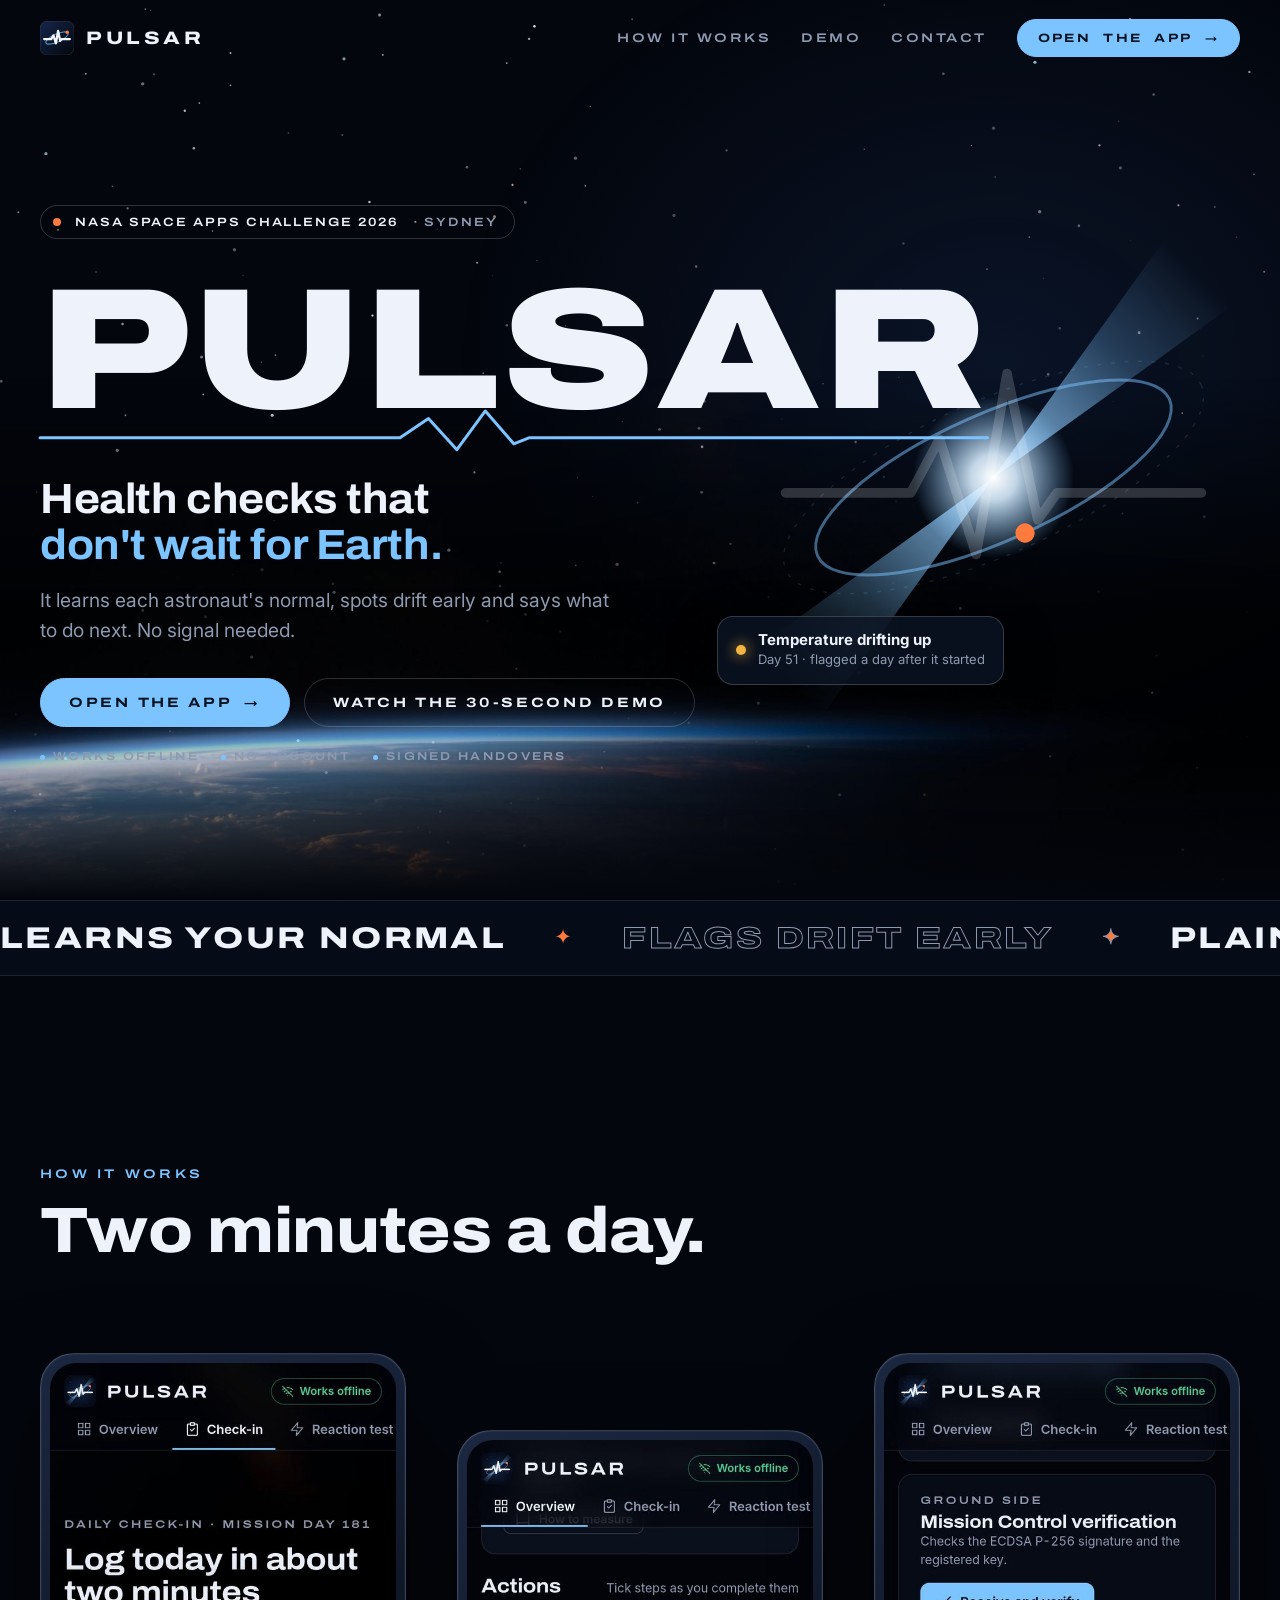
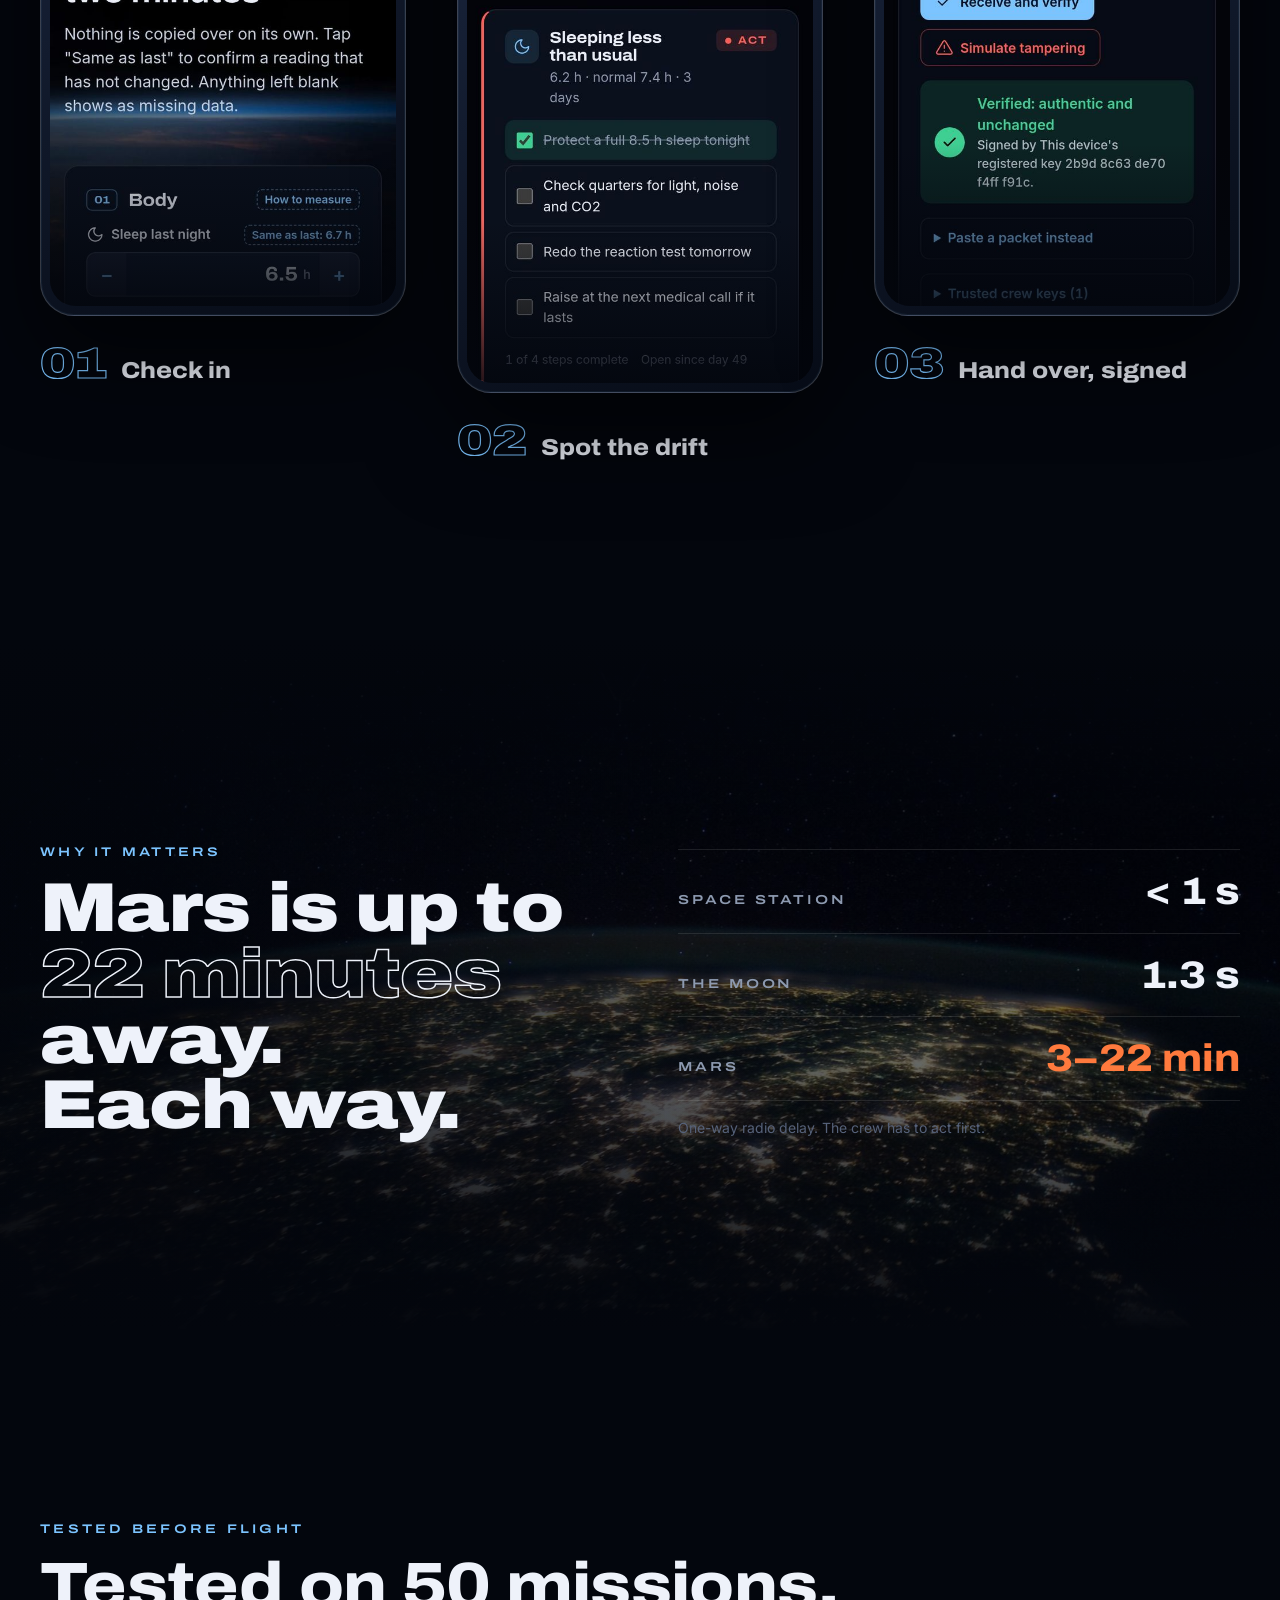
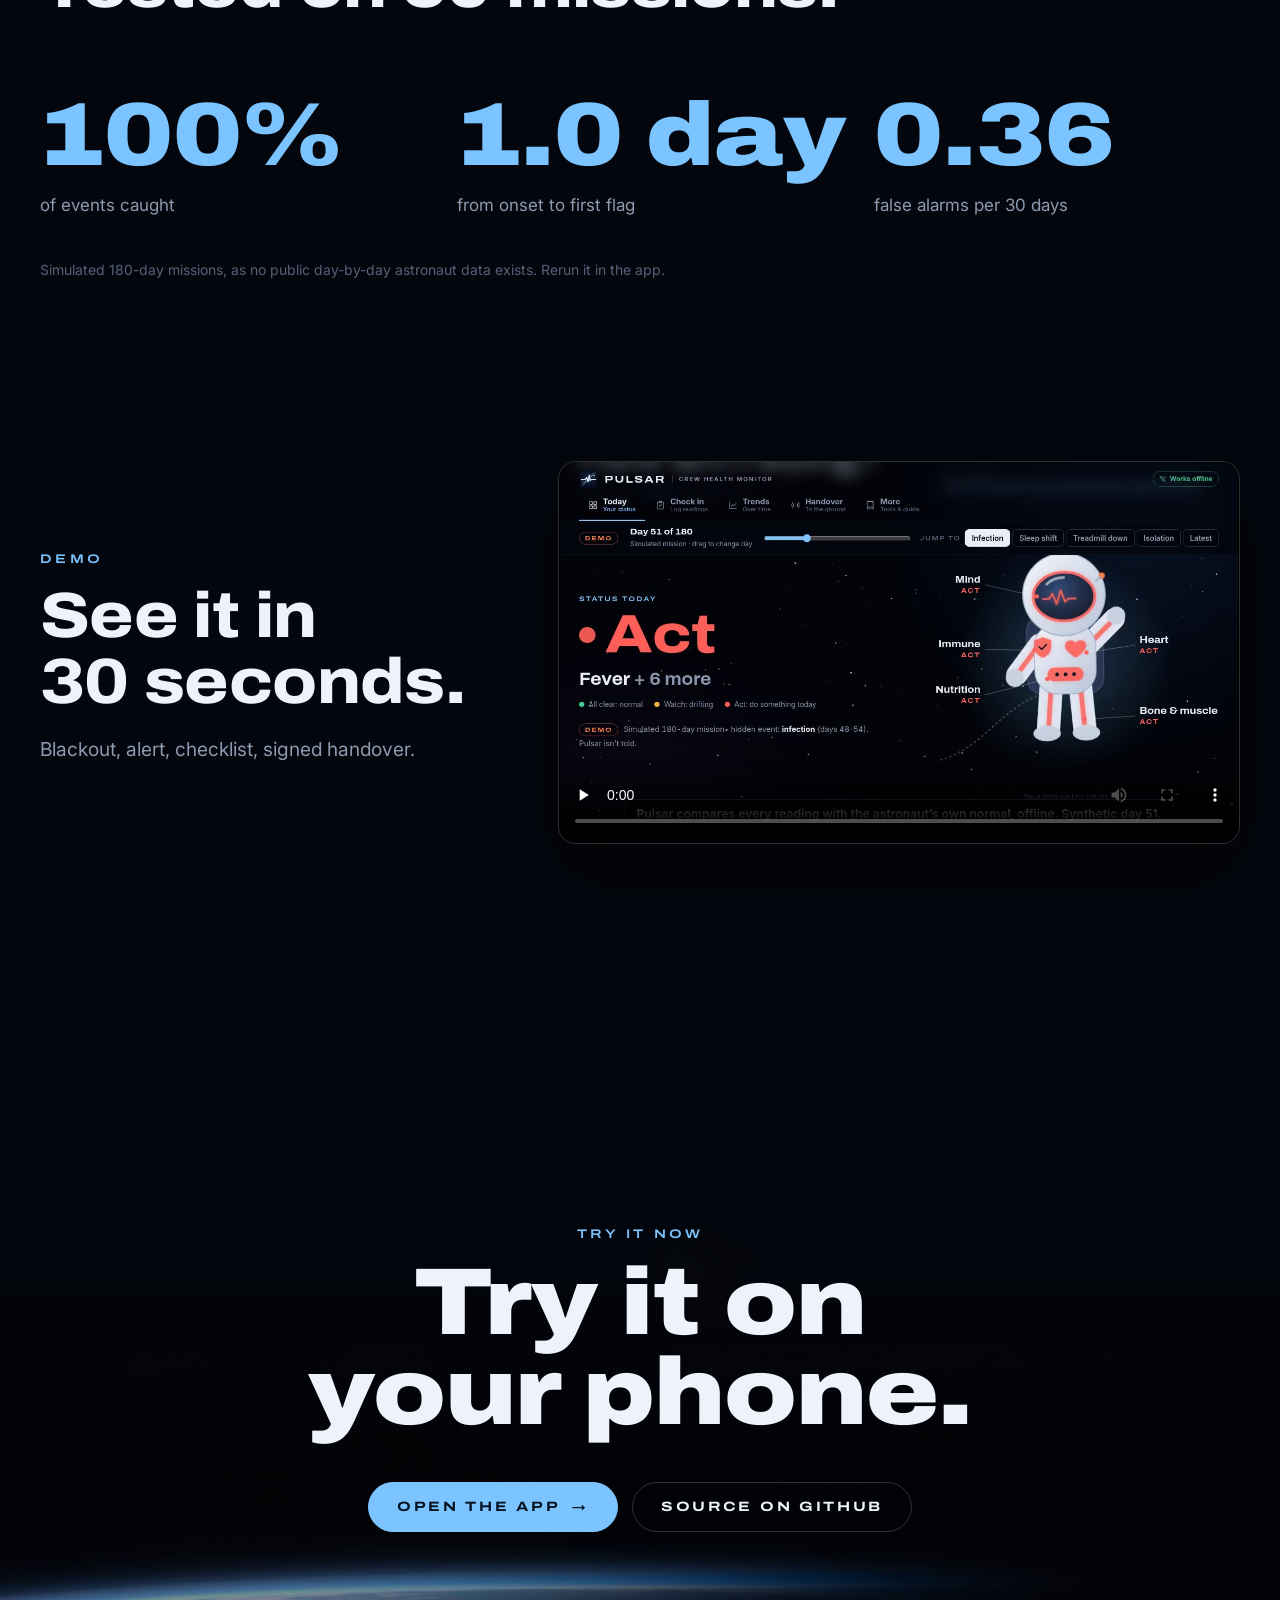
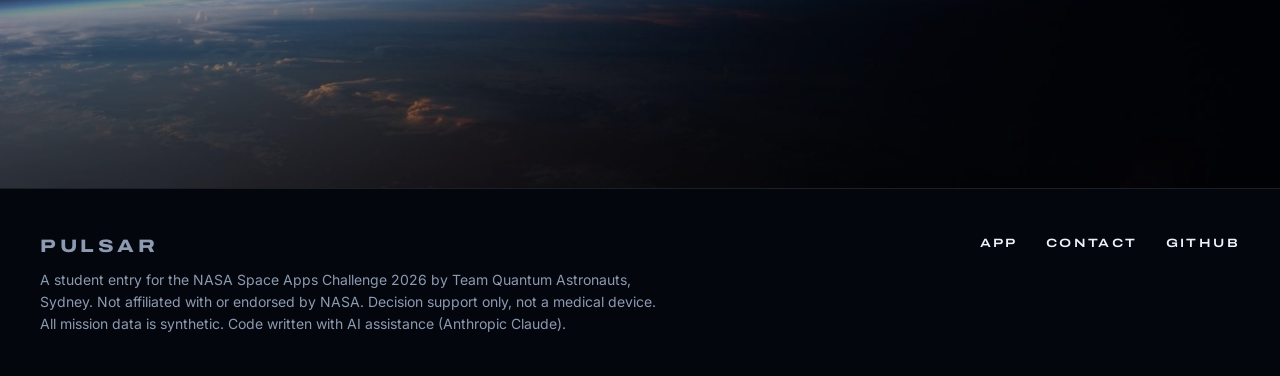
<file: index.html>
<!doctype html>
<html lang="en">
<head>
<meta charset="utf-8">
<meta name="viewport" content="width=device-width,initial-scale=1,viewport-fit=cover">
<title>Pulsar: Crew Health Monitor</title>
<meta name="description" content="Pulsar learns each astronaut's normal, flags health drift early and tells the crew what to do, fully offline. A NASA Space Apps Challenge 2026 entry by Team Quantum Astronauts.">
<meta name="ai-assistance" content="Site code written with AI assistance (Anthropic Claude), directed and reviewed by the team.">
<meta property="og:title" content="Pulsar: Crew Health Monitor">
<meta property="og:description" content="Health checks that don't wait for Earth. NASA Space Apps Challenge 2026.">
<meta property="og:image" content="https://quantum-astronauts.github.io/pulsar/brand/banner.png">
<meta name="theme-color" content="#03060d">
<link rel="icon" href="app/icon.svg">
<link rel="preconnect" href="https://fonts.googleapis.com">
<link rel="preconnect" href="https://fonts.gstatic.com" crossorigin>
<link rel="stylesheet" href="https://fonts.googleapis.com/css2?family=Archivo:wdth,wght@100..125,500..900&family=Inter:wght@400;500;600;700&display=swap">
<link rel="stylesheet" href="assets/site.css">
<script>document.documentElement.classList.add('js');</script>
<script>
// Remove the old worker that used to serve the app at this address, so the homepage always loads fresh.
if ('serviceWorker' in navigator) navigator.serviceWorker.getRegistrations().then(rs => rs.forEach(r => { if (!/\/app\/$/.test(r.scope)) r.unregister(); })).catch(() => {});
</script>
</head>
<body>
<canvas id="sky" aria-hidden="true"></canvas>

<header class="top">
  <div class="wrap">
    <a class="brand" href="./" aria-label="Pulsar home">
      <svg viewBox="0 0 512 512" aria-hidden="true"><defs><linearGradient id="hb-b" x1="0" y1="0" x2="1" y2="1"><stop offset="0" stop-color="#16264a"/><stop offset="1" stop-color="#03060d"/></linearGradient></defs><rect width="512" height="512" rx="112" fill="url(#hb-b)" stroke="rgba(255,255,255,.18)" stroke-width="8"/><ellipse cx="256" cy="256" rx="182" ry="60" transform="rotate(-24 256 256)" fill="none" stroke="#7cc4ff" stroke-opacity=".7" stroke-width="16"/><path d="M62 272H172L202 216L240 336L272 148L304 300L324 272H450" fill="none" stroke="#f4f7fc" stroke-width="34" stroke-linejoin="round" stroke-linecap="round"/><circle cx="410" cy="170" r="26" fill="#ff7a3d"/></svg>
      <b>PULSAR</b>
    </a>
    <nav class="nav" aria-label="Main">
      <a href="#how">How it works</a>
      <a href="#demo">Demo</a>
      <a href="contact/">Contact</a>
      <a class="btn solid" href="app/">Open <span class="long">the </span>app <span class="arr">→</span></a>
    </nav>
  </div>
</header>

<main>
  <section class="hero">
    <div class="horizon" aria-hidden="true"><img src="img/earth-limb.jpg" alt=""></div>
    <div class="wrap">
      <div class="hero-copy">
        <p class="event load"><i aria-hidden="true"></i>NASA Space Apps Challenge 2026 <span>· Sydney</span></p>
        <h1 class="word load" style="--d:.08s">PULSAR<svg class="trace" viewBox="0 0 1000 60" preserveAspectRatio="none" aria-hidden="true"><path d="M0 40H380L410 14L440 56L470 4L500 48L516 40H1000"/></svg></h1>
        <p class="tagline load" style="--d:.18s">Health checks that <em>don't wait for Earth.</em></p>
        <p class="lede load" style="--d:.26s">It learns each astronaut's normal, spots drift early and says what to do next. No signal needed.</p>
        <div class="ctas load" style="--d:.34s">
          <a class="btn solid" href="app/">Open the app <span class="arr">→</span></a>
          <a class="btn ghost" href="#demo">Watch the 30-second demo</a>
        </div>
        <ul class="chips load" style="--d:.42s"><li>Works offline</li><li>No account</li><li>Signed handovers</li></ul>
      </div>

      <div class="orb load" style="--d:.2s" aria-hidden="true">
        <svg viewBox="0 0 512 512">
          <defs>
            <linearGradient id="o-a" x1="256" y1="256" x2="470" y2="42" gradientUnits="userSpaceOnUse"><stop offset="0" stop-color="#9fd4ff" stop-opacity=".9"/><stop offset=".6" stop-color="#7cc4ff" stop-opacity=".25"/><stop offset="1" stop-color="#7cc4ff" stop-opacity="0"/></linearGradient>
            <linearGradient id="o-b" x1="256" y1="256" x2="42" y2="470" gradientUnits="userSpaceOnUse"><stop offset="0" stop-color="#9fd4ff" stop-opacity=".9"/><stop offset=".6" stop-color="#7cc4ff" stop-opacity=".25"/><stop offset="1" stop-color="#7cc4ff" stop-opacity="0"/></linearGradient>
            <radialGradient id="o-c"><stop offset="0" stop-color="#fff"/><stop offset=".28" stop-color="#d9eeff" stop-opacity=".9"/><stop offset="1" stop-color="#7cc4ff" stop-opacity="0"/></radialGradient>
          </defs>
          <g class="beams"><path d="M256 256 L440 0 L512 72 Z" fill="url(#o-a)"/><path d="M256 256 L72 512 L0 440 Z" fill="url(#o-b)"/></g>
          <ellipse id="o-orbit" cx="256" cy="256" rx="200" ry="66" transform="rotate(-24 256 256)" fill="none" stroke="#7cc4ff" stroke-opacity=".5" stroke-width="3"/>
          <ellipse cx="256" cy="256" rx="236" ry="80" transform="rotate(-24 256 256)" fill="none" stroke="#7cc4ff" stroke-opacity=".14" stroke-width="1.5" stroke-dasharray="4 10"/>
          <circle class="halo" cx="256" cy="256" r="84" fill="url(#o-c)"/>
          <path class="trace-line" d="M40 272H170L200 216L238 336L270 148L302 300L322 272H472" fill="none" stroke="#f4f7fc" stroke-opacity=".18" stroke-width="10" stroke-linejoin="round" stroke-linecap="round"/>
          <path class="beat trace-line" d="M40 272H170L200 216L238 336L270 148L302 300L322 272H472" fill="none" stroke="#f4f7fc" stroke-width="10" stroke-linejoin="round" stroke-linecap="round"/>
          <g transform="rotate(-24 256 256)"><circle r="10" fill="#ff7a3d"><animateMotion dur="9s" repeatCount="indefinite" path="M456 256a200 66 0 1 1 -400 0a200 66 0 1 1 400 0"/></circle></g>
        </svg>
        <div class="alert">
          <span class="dot"></span>
          <div><b>Temperature drifting up</b><small>Day 51 · flagged a day after it started</small></div>
        </div>
      </div>
    </div>
  </section>

  <div class="ticker" aria-hidden="true"><div>
    <span>Learns your normal</span><span>Flags drift early</span><span>Plain-language checklists</span><span>Works offline</span><span>Encrypted on device</span><span>Signed handovers</span>
    <span>Learns your normal</span><span>Flags drift early</span><span>Plain-language checklists</span><span>Works offline</span><span>Encrypted on device</span><span>Signed handovers</span>
  </div></div>

  <section class="sec" id="how">
    <div class="wrap">
      <p class="label rise">How it works</p>
      <h2 class="h2 rise">Two minutes a day.</h2>
      <div class="phones">
        <figure class="phone rise"><div class="screen"><img src="media/screen-checkin.jpg" alt="Pulsar daily check-in screen with sleep, heart rate and temperature steppers" loading="lazy" width="600" height="1298"></div><figcaption><span class="n">01</span><b>Check in</b></figcaption></figure>
        <figure class="phone rise" style="--d:.12s"><div class="screen"><img src="media/screen-alert.jpg" alt="A Pulsar alert, Sleeping less than usual, with a checklist of steps" loading="lazy" width="600" height="1298"></div><figcaption><span class="n">02</span><b>Spot the drift</b></figcaption></figure>
        <figure class="phone rise" style="--d:.24s"><div class="screen"><img src="media/screen-handover.jpg" alt="Mission Control verification showing Verified: authentic and unchanged" loading="lazy" width="600" height="1298"></div><figcaption><span class="n">03</span><b>Hand over, signed</b></figcaption></figure>
      </div>
    </div>
  </section>

  <section class="band">
    <img src="img/city-lights.jpg" alt="" data-px=".12">
    <div class="wrap delay">
      <div>
        <p class="label rise">Why it matters</p>
        <p class="big rise">Mars is up to <em>22 minutes</em> away. Each way.</p>
      </div>
      <div class="rise">
        <ul class="legs">
          <li><span>Space station</span><b>&lt; 1 s</b></li>
          <li><span>The Moon</span><b>1.3 s</b></li>
          <li><span>Mars</span><b>3–22 min</b></li>
        </ul>
        <p class="legs-note">One-way radio delay. The crew has to act first.</p>
      </div>
    </div>
  </section>

  <section class="sec">
    <div class="wrap">
      <p class="label rise">Tested before flight</p>
      <h2 class="h2 rise">Tested on 50 missions.</h2>
      <div class="stats">
        <div class="stat rise"><b>100%</b><span>of events caught</span></div>
        <div class="stat rise" style="--d:.1s"><b>1.0 day</b><span>from onset to first flag</span></div>
        <div class="stat rise" style="--d:.2s"><b>0.36</b><span>false alarms per 30 days</span></div>
      </div>
      <p class="fine rise">Simulated 180-day missions, as no public day-by-day astronaut data exists. Rerun it in the app.</p>
    </div>
  </section>

  <section class="sec" id="demo">
    <div class="wrap demo">
      <div>
        <p class="label rise">Demo</p>
        <h2 class="h2 rise">See it in 30 seconds.</h2>
        <p class="lede rise">Blackout, alert, checklist, signed handover.</p>
      </div>
      <video class="rise" src="media/demo.mp4" poster="media/demo-poster.jpg" controls playsinline preload="none" aria-label="Pulsar 30-second demo with burned-in English captions"></video>
    </div>
  </section>

  <section class="end">
    <div class="horizon" aria-hidden="true"><img src="img/earth-limb.jpg" alt="" loading="lazy"></div>
    <div class="wrap">
      <p class="label rise">Try it now</p>
      <p class="big rise">Try it on your phone.</p>
      <div class="ctas rise">
        <a class="btn solid" href="app/">Open the app <span class="arr">→</span></a>
        <a class="btn ghost" href="https://github.com/quantum-astronauts/pulsar">Source on GitHub</a>
      </div>
    </div>
  </section>
</main>

<footer class="foot">
  <div class="wrap">
    <div>
      <a class="brand" href="./"><b>PULSAR</b></a>
      <p>A student entry for the NASA Space Apps Challenge 2026 by Team Quantum Astronauts, Sydney. Not affiliated with or endorsed by NASA. Decision support only, not a medical device. All mission data is synthetic. Code written with AI assistance (Anthropic Claude).</p>
    </div>
    <nav aria-label="Footer">
      <a href="app/">App</a>
      <a href="contact/">Contact</a>
      <a href="https://github.com/quantum-astronauts/pulsar">GitHub</a>
    </nav>
  </div>
</footer>

<script src="assets/site.js"></script>
</body>
</html>
</file>
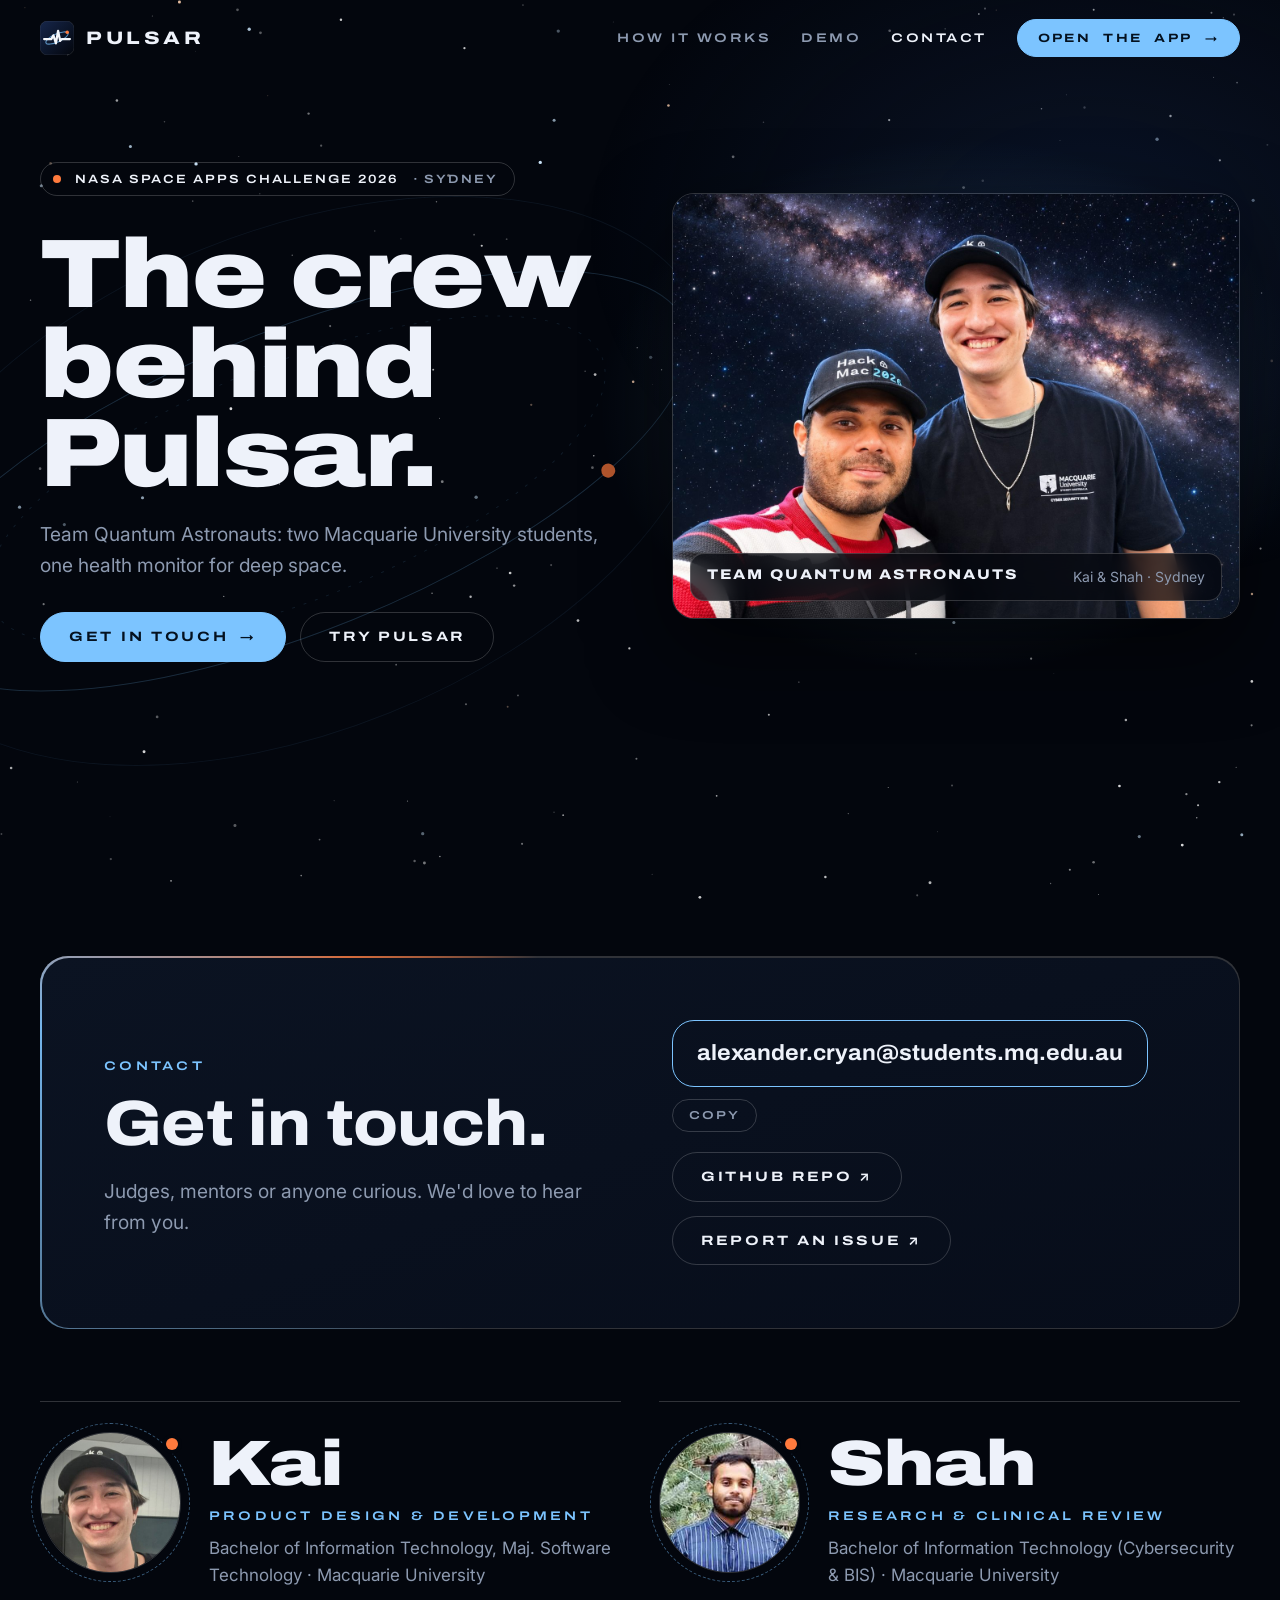
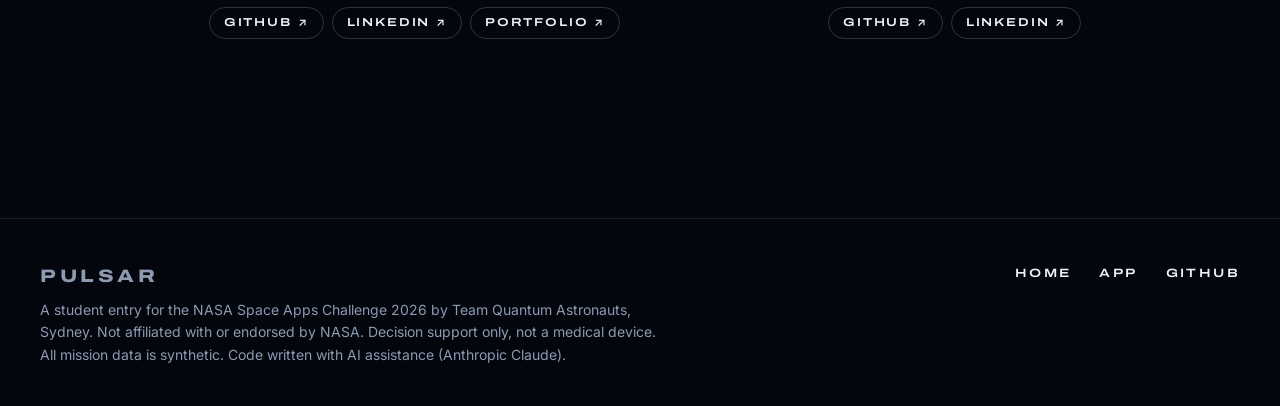
<file: contact/index.html>
<!doctype html>
<html lang="en">
<head>
<meta charset="utf-8">
<meta name="viewport" content="width=device-width,initial-scale=1,viewport-fit=cover">
<title>Contact · Pulsar</title>
<meta name="description" content="Meet Team Quantum Astronauts, the Sydney team behind Pulsar, and get in touch.">
<meta name="ai-assistance" content="Site code written with AI assistance (Anthropic Claude), directed and reviewed by the team.">
<meta property="og:title" content="Contact · Pulsar">
<meta property="og:image" content="https://quantum-astronauts.github.io/pulsar/brand/banner.png">
<meta name="theme-color" content="#03060d">
<link rel="icon" href="../app/icon.svg">
<link rel="preconnect" href="https://fonts.googleapis.com">
<link rel="preconnect" href="https://fonts.gstatic.com" crossorigin>
<link rel="stylesheet" href="https://fonts.googleapis.com/css2?family=Archivo:wdth,wght@100..125,500..900&family=Inter:wght@400;500;600;700&display=swap">
<link rel="stylesheet" href="../assets/site.css">
<script>document.documentElement.classList.add('js');</script>
<script>
// Remove the old worker that used to serve the app at the site root.
if ('serviceWorker' in navigator) navigator.serviceWorker.getRegistrations().then(rs => rs.forEach(r => { if (!/\/app\/$/.test(r.scope)) r.unregister(); })).catch(() => {});
</script>
</head>
<body>
<canvas id="sky" aria-hidden="true"></canvas>

<header class="top">
  <div class="wrap">
    <a class="brand" href="../" aria-label="Pulsar home">
      <svg viewBox="0 0 512 512" aria-hidden="true"><defs><linearGradient id="hb-b" x1="0" y1="0" x2="1" y2="1"><stop offset="0" stop-color="#16264a"/><stop offset="1" stop-color="#03060d"/></linearGradient></defs><rect width="512" height="512" rx="112" fill="url(#hb-b)" stroke="rgba(255,255,255,.18)" stroke-width="8"/><ellipse cx="256" cy="256" rx="182" ry="60" transform="rotate(-24 256 256)" fill="none" stroke="#7cc4ff" stroke-opacity=".7" stroke-width="16"/><path d="M62 272H172L202 216L240 336L272 148L304 300L324 272H450" fill="none" stroke="#f4f7fc" stroke-width="34" stroke-linejoin="round" stroke-linecap="round"/><circle cx="410" cy="170" r="26" fill="#ff7a3d"/></svg>
      <b>PULSAR</b>
    </a>
    <nav class="nav" aria-label="Main">
      <a href="../#how">How it works</a>
      <a href="../#demo">Demo</a>
      <a href="./" aria-current="page">Contact</a>
      <a class="btn solid" href="../app/">Open <span class="long">the </span>app <span class="arr">→</span></a>
    </nav>
  </div>
</header>

<main>
  <section class="page-hero">
    <svg class="rings" viewBox="0 0 900 900" aria-hidden="true">
      <g transform="rotate(-22 450 450)">
        <ellipse class="r1" cx="450" cy="450" rx="420" ry="150"/>
        <ellipse class="r2" cx="450" cy="450" rx="330" ry="118"/>
        <ellipse class="r3" cx="450" cy="450" rx="440" ry="250"/>
        <circle r="7"><animateMotion dur="16s" repeatCount="indefinite" path="M870 450a420 150 0 1 1 -840 0a420 150 0 1 1 840 0"/></circle>
      </g>
    </svg>
    <div class="wrap">
      <div>
        <p class="event load"><i aria-hidden="true"></i>NASA Space Apps Challenge 2026 <span>· Sydney</span></p>
        <h1 class="load" style="--d:.08s">The crew behind Pulsar.</h1>
        <p class="lede load" style="--d:.18s">Team Quantum Astronauts: two Macquarie University students, one health monitor for deep space.</p>
        <div class="ctas load" style="--d:.26s">
          <a class="btn solid" href="#touch">Get in touch <span class="arr">→</span></a>
          <a class="btn ghost" href="../app/">Try Pulsar</a>
        </div>
      </div>
      <figure class="photo load" style="--d:.2s" data-tilt>
        <img src="../media/team.jpg" alt="Kai and Shah of Team Quantum Astronauts, smiling under a starry night sky" width="1400" height="1050">
        <figcaption><b>Team Quantum Astronauts</b><span>Kai &amp; Shah · Sydney</span></figcaption>
      </figure>
    </div>
  </section>

  <section class="sec" id="touch">
    <div class="wrap">
      <div class="touch rise">
        <div>
          <p class="label">Contact</p>
          <h2 class="h2">Get in touch.</h2>
          <p class="lede">Judges, mentors or anyone curious. We'd love to hear from you.</p>
        </div>
        <div>
          <div class="mail">
            <a href="mailto:alexander.cryan@students.mq.edu.au">alexander.cryan@students.mq.edu.au</a>
            <button class="copy" type="button" data-copy="alexander.cryan@students.mq.edu.au">Copy</button>
          </div>
          <div class="ctas">
            <a class="btn ghost" href="https://github.com/quantum-astronauts/pulsar">GitHub repo ↗</a>
            <a class="btn ghost" href="https://github.com/quantum-astronauts/pulsar/issues/new">Report an issue ↗</a>
          </div>
        </div>
      </div>

      <div class="crew">
        <article class="mate rise">
          <div class="face"><img src="../media/kai.jpg" alt="Kai" width="480" height="480" loading="lazy"></div>
          <div>
            <h3>Kai</h3>
            <p class="label role">Product design &amp; development</p>
            <p>Bachelor of Information Technology, Maj. Software Technology · Macquarie University</p>
            <div class="links">
              <a href="https://github.com/KaiCryan">GitHub ↗</a>
              <a href="https://www.linkedin.com/in/kaicryan/">LinkedIn ↗</a>
              <a href="https://kaicryan.dev/">Portfolio ↗</a>
            </div>
          </div>
        </article>
        <article class="mate rise" style="--d:.1s">
          <div class="face"><img src="../media/shah.jpg" alt="Shah" width="400" height="400" loading="lazy"></div>
          <div>
            <h3>Shah</h3>
            <p class="label role">Research &amp; clinical review</p>
            <p>Bachelor of Information Technology (Cybersecurity &amp; BIS) · Macquarie University</p>
            <div class="links">
              <a href="https://github.com/shahnoormostafa-coder">GitHub ↗</a>
              <a href="https://www.linkedin.com/in/shah-noor-mostafa-bhuiyan-a42b8134a/">LinkedIn ↗</a>
            </div>
          </div>
        </article>
      </div>
    </div>
  </section>
</main>

<footer class="foot">
  <div class="wrap">
    <div>
      <a class="brand" href="../"><b>PULSAR</b></a>
      <p>A student entry for the NASA Space Apps Challenge 2026 by Team Quantum Astronauts, Sydney. Not affiliated with or endorsed by NASA. Decision support only, not a medical device. All mission data is synthetic. Code written with AI assistance (Anthropic Claude).</p>
    </div>
    <nav aria-label="Footer">
      <a href="../">Home</a>
      <a href="../app/">App</a>
      <a href="https://github.com/quantum-astronauts/pulsar">GitHub</a>
    </nav>
  </div>
</footer>

<script src="../assets/site.js"></script>
</body>
</html>
</file>
<file: assets/site.css>
/* Pulsar site: landing and contact pages. The app itself lives in /app/. */
:root {
  --void: #03060d;
  --deep: #070d1a;
  --panel: #0b1322;
  --ink: #eef2fa;
  --muted: #8d9ab0;
  --faint: #56627a;
  --line: rgba(255, 255, 255, .1);
  --line-2: rgba(255, 255, 255, .18);
  --accent: #7cc4ff;
  --accent-ink: #04111f;
  --signal: #ff7a3d;
  --display: "Archivo", "Inter", system-ui, sans-serif;
  --body: "Inter", system-ui, sans-serif;
  --wrap: 1240px;
  --gut: max(20px, env(safe-area-inset-left, 0px));
  color-scheme: dark;
}
* { box-sizing: border-box; }
html { scroll-behavior: smooth; }
body { margin: 0; background: var(--void); color: var(--ink); font: 400 17px/1.6 var(--body); -webkit-font-smoothing: antialiased; overflow-x: hidden; }
img, video, svg { max-width: 100%; display: block; }
a { color: inherit; }
::selection { background: var(--accent); color: var(--accent-ink); }
:focus-visible { outline: 2px solid var(--accent); outline-offset: 3px; }
.wrap { max-width: var(--wrap); margin: 0 auto; padding-left: var(--gut); padding-right: max(20px, env(safe-area-inset-right, 0px)); }

/* ---------- type ---------- */
.label { font: 600 12.5px/1 var(--display); font-stretch: 125%; letter-spacing: .26em; text-transform: uppercase; color: var(--accent); }
.h2 { font: 800 clamp(34px, 5vw, 64px)/1.02 var(--display); font-stretch: 112%; letter-spacing: -.01em; margin: 18px 0 0; text-wrap: balance; }
.lede { color: var(--muted); font-size: clamp(17px, 1.5vw, 20px); max-width: 34em; margin: 20px 0 0; }

/* ---------- buttons ---------- */
.btn { white-space: nowrap; display: inline-flex; align-items: center; gap: 12px; padding: 17px 28px; border: 1px solid var(--accent); border-radius: 999px; font: 700 13.5px/1 var(--display); font-stretch: 125%; letter-spacing: .2em; text-transform: uppercase; text-decoration: none; color: var(--accent); background: transparent; cursor: pointer; transition: background .25s, color .25s, transform .25s; }
.btn:hover { background: var(--accent); color: var(--accent-ink); }
.btn.solid { background: var(--accent); color: var(--accent-ink); }
.btn.solid:hover { background: var(--ink); border-color: var(--ink); }
.btn.ghost { border-color: var(--line-2); color: var(--ink); }
.btn.ghost:hover { border-color: var(--ink); background: var(--ink); color: var(--void); }
.btn .arr { transition: transform .25s; }
.btn:hover .arr { transform: translateX(4px); }

/* ---------- header ---------- */
.top { position: fixed; inset: 0 0 auto; z-index: 20; padding-top: env(safe-area-inset-top, 0px); transition: background .3s, border-color .3s; border-bottom: 1px solid transparent; }
.top.solid { background: rgba(3, 6, 13, .82); backdrop-filter: blur(14px); -webkit-backdrop-filter: blur(14px); border-color: var(--line); }
.top .wrap { display: flex; align-items: center; justify-content: space-between; gap: 20px; height: 76px; }
.brand { display: flex; align-items: center; gap: 12px; text-decoration: none; }
.brand svg { width: 34px; height: 34px; }
.brand b { font: 800 18px/1 var(--display); font-stretch: 125%; letter-spacing: .2em; }
.nav { display: flex; align-items: center; gap: 30px; }
.nav a:not(.btn) { font: 600 12.5px/1 var(--display); font-stretch: 125%; letter-spacing: .2em; text-transform: uppercase; text-decoration: none; color: var(--muted); transition: color .2s; }
.nav a:not(.btn):hover, .nav a[aria-current] { color: var(--ink); }
.nav .btn { padding: 12px 20px; font-size: 12px; }
@media (max-width: 760px) { .nav a:not(.btn) { display: none; } .nav .btn { padding: 11px 16px; letter-spacing: .14em; } .nav .btn .long { display: none; } }

/* ---------- hero ---------- */
#sky { position: fixed; inset: 0; width: 100%; height: 100%; z-index: -1; pointer-events: none; }
.hero { position: relative; isolation: isolate; min-height: 100svh; display: flex; align-items: center; padding: 112px 0 56px; overflow: hidden;
  background: radial-gradient(70% 80% at 78% 40%, rgba(18, 34, 66, .5) 0, transparent 60%); }
.horizon { position: absolute; left: 0; right: 0; bottom: 0; height: 58%; z-index: -1; pointer-events: none; overflow: hidden;
  -webkit-mask-image: linear-gradient(to bottom, transparent 0, #000 45%); mask-image: linear-gradient(to bottom, transparent 0, #000 45%); }
.horizon img { width: 100%; height: 100%; object-fit: cover; object-position: 50% 24%; opacity: .75; animation: drift 40s ease-in-out infinite alternate; }
.hero::after { content: ""; position: absolute; inset: auto 0 0; height: 140px; background: linear-gradient(to bottom, transparent, var(--void)); z-index: -1; }
.hero .wrap { position: relative; display: grid; grid-template-columns: minmax(0, 1.15fr) minmax(0, .85fr); gap: 40px; align-items: center; width: 100%; }
.hero-copy { min-width: 0; }
.event { display: inline-flex; align-items: center; flex-wrap: wrap; gap: 10px 14px; padding: 9px 16px 9px 12px; border: 1px solid var(--line-2); border-radius: 999px; font: 600 12px/1.2 var(--display); font-stretch: 118%; letter-spacing: .16em; text-transform: uppercase; color: var(--ink); }
.event i { width: 8px; height: 8px; border-radius: 50%; background: var(--signal); box-shadow: 0 0 0 0 rgba(255, 122, 61, .6); animation: ping 2.4s infinite; }
.event span { color: var(--muted); }
.word { position: relative; z-index: 1; width: fit-content; margin: 26px 0 0; font: 900 clamp(50px, 16vw, 172px)/.86 var(--display); font-stretch: 125%; letter-spacing: .015em; }
.word .trace { position: absolute; left: 0; bottom: -.16em; height: .26em; width: 100%; overflow: visible; }
.word .trace path { stroke: var(--accent); stroke-width: 3; fill: none; stroke-linecap: round; stroke-linejoin: round; stroke-dasharray: 1600; stroke-dashoffset: 1600; animation: draw 2.6s .5s cubic-bezier(.6, .1, .2, 1) forwards; vector-effect: non-scaling-stroke; }
.tagline { margin: 52px 0 0; font: 700 clamp(26px, 3.3vw, 46px)/1.08 var(--display); font-stretch: 105%; letter-spacing: -.01em; max-width: 15em; text-wrap: balance; }
.tagline em { font-style: normal; color: var(--accent); }
.hero .lede { margin-top: 16px; max-width: 30em; }
.ctas { display: flex; flex-wrap: wrap; gap: 14px; margin-top: 32px; }
.chips { display: flex; flex-wrap: wrap; gap: 8px 22px; margin: 24px 0 0; padding: 0; list-style: none; font: 600 11.5px/1 var(--display); font-stretch: 118%; letter-spacing: .2em; text-transform: uppercase; color: var(--muted); }
.chips li { display: flex; align-items: center; gap: 8px; }
.chips li::before { content: ""; width: 5px; height: 5px; border-radius: 50%; background: var(--accent); }

/* animated pulsar */
.orb { position: relative; min-width: 0; justify-self: center; width: min(100%, 520px); aspect-ratio: 1; }
.orb svg { width: 100%; height: 100%; overflow: visible; }
.orb .beams { transform-origin: 256px 256px; animation: spin 14s linear infinite; }
.orb .halo { transform-origin: 256px 256px; animation: halo 3.2s ease-in-out infinite; }
.orb .beat { stroke-dasharray: 900; stroke-dashoffset: 900; animation: beat 3.2s cubic-bezier(.5, 0, .3, 1) infinite; }
.alert { position: absolute; left: -6%; bottom: 8%; display: flex; gap: 12px; align-items: center; padding: 14px 18px; border-radius: 16px; background: rgba(11, 19, 34, .86); border: 1px solid var(--line-2); backdrop-filter: blur(10px); -webkit-backdrop-filter: blur(10px); box-shadow: 0 20px 50px rgba(0, 0, 0, .45); animation: float 6s ease-in-out infinite; max-width: 92%; }
.alert .dot { width: 10px; height: 10px; border-radius: 50%; background: #f3b53f; flex: none; box-shadow: 0 0 14px #f3b53f; }
.alert b { display: block; font: 700 15px/1.25 var(--body); }
.alert small { display: block; color: var(--muted); font-size: 13px; }
@media (max-width: 900px) {
  .hero { align-items: flex-start; padding-top: 104px; }
  .hero .wrap { grid-template-columns: 1fr; }
  .orb { position: absolute; top: -30px; right: -120px; width: 340px; opacity: .55; z-index: -1; }
  .orb .trace-line { display: none; }
  .horizon { height: 40%; }
  .alert { display: none; }
  .tagline { margin-top: 44px; }
}

/* ---------- ticker ---------- */
.ticker { border-block: 1px solid var(--line); overflow: hidden; padding: 22px 0; background: rgba(7, 13, 26, .85); backdrop-filter: blur(6px); -webkit-backdrop-filter: blur(6px); }
.ticker div { display: flex; width: max-content; animation: flow 38s linear infinite; }
.ticker span { font: 800 clamp(20px, 2.4vw, 30px)/1 var(--display); font-stretch: 125%; letter-spacing: .08em; text-transform: uppercase; white-space: nowrap; padding-right: 48px; color: var(--ink); }
.ticker span::after { content: "✦"; color: var(--signal); margin-left: 48px; font-size: .7em; vertical-align: .2em; }
.ticker span:nth-child(even) { color: transparent; -webkit-text-stroke: 1px var(--muted); }

/* ---------- sections ---------- */
.sec { padding: clamp(96px, 14vw, 180px) 0; }
.sec + .sec { padding-top: 0; }
.phones { display: grid; grid-template-columns: repeat(3, minmax(0, 1fr)); gap: clamp(20px, 4vw, 64px); margin-top: clamp(56px, 7vw, 96px); align-items: start; }
.phone { margin: 0; }
.phone:nth-child(2) { margin-top: clamp(0px, 6vw, 80px); }
.phone .screen { position: relative; aspect-ratio: 390 / 600; border-radius: 34px; padding: 9px; background: linear-gradient(160deg, #1b2740, #070c17); border: 1px solid var(--line-2); box-shadow: 0 40px 90px rgba(0, 0, 0, .6), 0 0 0 1px rgba(124, 196, 255, .06) inset; animation: float 7s ease-in-out infinite; transition: transform .3s; }
.phone:nth-child(2) .screen { animation-delay: -2.3s; }
.phone:nth-child(3) .screen { animation-delay: -4.6s; }
.phone .screen img { width: 100%; height: 100%; object-fit: cover; object-position: top; border-radius: 26px; }
.phone .screen::after { content: ""; position: absolute; inset: 9px; border-radius: 26px; background: linear-gradient(to bottom, transparent 70%, rgba(3, 6, 13, .85)); pointer-events: none; }
.phone figcaption { display: flex; align-items: baseline; gap: 14px; margin-top: 26px; }
.phone .n { font: 900 clamp(34px, 3.4vw, 48px)/1 var(--display); font-stretch: 125%; color: transparent; -webkit-text-stroke: 1.2px var(--accent); }
.phone b { font: 800 clamp(18px, 1.8vw, 24px)/1.15 var(--display); font-stretch: 112%; }
@media (max-width: 800px) {
  .phones { grid-template-columns: none; grid-auto-flow: column; grid-auto-columns: 72%; overflow-x: auto; scroll-snap-type: x mandatory; padding-bottom: 20px; margin-right: calc(-1 * max(20px, env(safe-area-inset-right, 0px))); padding-right: 20px; }
  .phone { scroll-snap-align: start; }
  .phone:nth-child(2) { margin-top: 0; }
}

/* full-bleed photo band */
.band { position: relative; overflow: hidden; isolation: isolate; padding: clamp(110px, 15vw, 200px) 0; }
.band > img { position: absolute; inset: -10% 0; width: 100%; height: 120%; object-fit: cover; z-index: -2; opacity: .8; will-change: transform; }
.band::before { content: ""; position: absolute; inset: 0; z-index: -1; background: linear-gradient(to bottom, var(--void), rgba(3, 6, 13, .35) 30%, rgba(3, 6, 13, .55) 70%, var(--void)), linear-gradient(to right, rgba(3, 6, 13, .8), transparent 70%); }
.delay { display: grid; grid-template-columns: minmax(0, 1fr) minmax(0, 1fr); gap: clamp(40px, 6vw, 96px); align-items: end; }
.big { font: 900 clamp(46px, 7.4vw, 108px)/.95 var(--display); font-stretch: 118%; letter-spacing: -.01em; margin: 18px 0 0; text-wrap: balance; }
.big em { font-style: normal; color: transparent; -webkit-text-stroke: 1.5px var(--ink); }
.legs { list-style: none; margin: 0; padding: 0; }
.legs li { display: grid; grid-template-columns: 1fr auto; align-items: baseline; gap: 16px; padding: 22px 0; border-bottom: 1px solid var(--line); }
.legs li:first-child { border-top: 1px solid var(--line); }
.legs span { font: 600 13px/1 var(--display); font-stretch: 125%; letter-spacing: .22em; text-transform: uppercase; color: var(--muted); }
.legs b { font: 800 clamp(26px, 3vw, 40px)/1 var(--display); font-stretch: 112%; }
.legs li:last-child b { color: var(--signal); }
.legs-note { color: var(--faint); font-size: 14px; margin: 16px 0 0; }
.delay .big { font-size: clamp(42px, 5.4vw, 80px); }
@media (max-width: 800px) { .delay { grid-template-columns: 1fr; } }

.stats { display: grid; grid-template-columns: repeat(3, minmax(0, 1fr)); gap: clamp(28px, 4vw, 64px); margin-top: clamp(48px, 6vw, 80px); }
.stat b { display: block; white-space: nowrap; font: 900 clamp(56px, 7vw, 100px)/.9 var(--display); font-stretch: 118%; color: var(--accent); }
.stat span { display: block; margin-top: 16px; color: var(--muted); max-width: 18em; }
.fine { color: var(--faint); font-size: 14px; margin: 40px 0 0; max-width: 46em; }
@media (max-width: 800px) { .stats { grid-template-columns: 1fr; } }

.demo { display: grid; grid-template-columns: minmax(0, .8fr) minmax(0, 1.2fr); gap: clamp(32px, 5vw, 72px); align-items: center; }
.demo video { width: 100%; aspect-ratio: 16 / 9; border-radius: 18px; border: 1px solid var(--line-2); background: #000; box-shadow: 0 30px 80px rgba(0, 0, 0, .5); }
@media (max-width: 900px) { .demo { grid-template-columns: 1fr; } }

.end { position: relative; isolation: isolate; overflow: hidden; text-align: center; padding: clamp(110px, 15vw, 200px) 0 clamp(150px, 20vw, 260px); }
.end .horizon { height: 75%; }
.end .horizon img { opacity: .55; }
.end .big { margin: 18px auto 0; max-width: 11em; }
.end .ctas { justify-content: center; margin-top: 44px; }

/* ---------- footer ---------- */
.foot { border-top: 1px solid var(--line); padding: 48px 0 calc(40px + env(safe-area-inset-bottom, 0px)); color: var(--muted); font-size: 14px; }
.foot .wrap { display: grid; grid-template-columns: minmax(0, 1fr) auto; gap: 28px 40px; align-items: start; }
.foot nav { display: flex; flex-wrap: wrap; gap: 14px 28px; }
.foot nav a { font: 600 12px/1 var(--display); font-stretch: 125%; letter-spacing: .2em; text-transform: uppercase; text-decoration: none; color: var(--ink); }
.foot nav a:hover { color: var(--accent); }
.foot p { margin: 14px 0 0; max-width: 44em; }
@media (max-width: 700px) { .foot .wrap { grid-template-columns: 1fr; } }

/* ---------- contact page ---------- */
.page-hero { position: relative; isolation: isolate; overflow: hidden; padding: 150px 0 clamp(72px, 9vw, 120px); background: radial-gradient(60% 70% at 85% 30%, rgba(18, 34, 66, .5) 0, transparent 65%); }
.rings { position: absolute; z-index: -1; left: -12%; top: 4%; width: min(900px, 120vw); aspect-ratio: 1; pointer-events: none; opacity: .7; }
.rings ellipse { fill: none; stroke: var(--accent); transform-origin: 50% 50%; }
.rings .r1 { stroke-opacity: .28; animation: spin 60s linear infinite; }
.rings .r2 { stroke-opacity: .16; stroke-dasharray: 3 9; animation: spin 90s linear infinite reverse; }
.rings .r3 { stroke-opacity: .1; animation: spin 120s linear infinite; }
.rings circle { fill: var(--signal); }
.page-hero .wrap { display: grid; grid-template-columns: minmax(0, 1fr) minmax(0, 1fr); gap: clamp(36px, 5vw, 80px); align-items: center; }
.page-hero h1 { font: 900 clamp(52px, 7.6vw, 112px)/.92 var(--display); font-stretch: 118%; letter-spacing: -.01em; margin: 22px 0 0; text-wrap: balance; }
.photo { position: relative; margin: 0; transition: transform .25s ease-out; }
.photo::before { content: ""; position: absolute; inset: -14%; z-index: -1; background: radial-gradient(closest-side, rgba(124, 196, 255, .22), transparent); animation: halo 6s ease-in-out infinite; }
.photo img { width: 100%; height: auto; aspect-ratio: 4 / 3; object-fit: cover; border-radius: 22px; border: 1px solid var(--line-2); box-shadow: 0 30px 80px rgba(0, 0, 0, .55); }
.photo figcaption { position: absolute; left: 18px; bottom: 18px; right: 18px; display: flex; flex-wrap: wrap; justify-content: space-between; gap: 8px; padding: 12px 16px; border-radius: 14px; background: rgba(3, 6, 13, .72); backdrop-filter: blur(10px); -webkit-backdrop-filter: blur(10px); border: 1px solid var(--line-2); }
.photo figcaption b { font: 800 14px/1.3 var(--display); font-stretch: 118%; letter-spacing: .14em; text-transform: uppercase; }
.photo figcaption span { color: var(--muted); font-size: 14px; }
@media (max-width: 860px) { .page-hero { padding-top: 116px; } .page-hero .wrap { grid-template-columns: 1fr; } }

.touch { position: relative; isolation: isolate; overflow: hidden; display: grid; grid-template-columns: minmax(0, 1fr) minmax(0, 1fr); gap: clamp(32px, 5vw, 80px); align-items: center; padding: clamp(32px, 5vw, 64px); border-radius: 28px; background: var(--line-2); }
.touch::before { content: ""; position: absolute; z-index: -2; left: 50%; top: 50%; width: 200%; aspect-ratio: 1; translate: -50% -50%; background: conic-gradient(from 0deg, transparent 0 62%, rgba(124, 196, 255, .9) 78%, rgba(255, 122, 61, .8) 84%, transparent 92%); animation: spin 7s linear infinite; }
.touch::after { content: ""; position: absolute; z-index: -1; inset: 1.5px; border-radius: 27px; background: linear-gradient(160deg, var(--panel), var(--deep)); }
.mail { display: flex; flex-wrap: wrap; align-items: center; gap: 12px; }
.mail a { display: inline-block; max-width: 100%; overflow-wrap: anywhere; padding: 18px 24px; border: 1px solid var(--accent); border-radius: 22px; font: 700 clamp(17px, 1.8vw, 22px)/1.3 var(--display); font-stretch: 105%; text-decoration: none; color: var(--ink); transition: background .25s, color .25s; }
.mail a:hover { background: var(--accent); color: var(--accent-ink); }
.copy { border: 1px solid var(--line-2); background: none; color: var(--muted); border-radius: 999px; padding: 10px 16px; font: 600 11.5px/1 var(--display); font-stretch: 125%; letter-spacing: .18em; text-transform: uppercase; cursor: pointer; }
.copy:hover { color: var(--ink); border-color: var(--ink); }
.touch .ctas { margin-top: 20px; }
@media (max-width: 860px) { .touch { grid-template-columns: 1fr; } }

.crew { display: grid; grid-template-columns: repeat(2, minmax(0, 1fr)); gap: clamp(20px, 3vw, 40px); margin-top: clamp(48px, 6vw, 72px); }
.mate { display: grid; grid-template-columns: auto minmax(0, 1fr); gap: 28px; align-items: start; border-top: 1px solid var(--line-2); padding-top: 30px; }
.face { position: relative; width: clamp(104px, 11vw, 148px); aspect-ratio: 1; }
.face::before { content: ""; position: absolute; inset: -9px; border-radius: 50%; border: 1px dashed rgba(124, 196, 255, .45); animation: spin 40s linear infinite; }
.face::after { content: ""; position: absolute; top: 4%; right: 2%; width: 12px; height: 12px; border-radius: 50%; background: var(--signal); box-shadow: 0 0 0 4px var(--void); }
.face img { width: 100%; height: 100%; object-fit: cover; border-radius: 50%; border: 1px solid var(--line-2); }
.links { display: flex; flex-wrap: wrap; gap: 8px; margin-top: 18px; }
.links a { padding: 9px 14px; border: 1px solid var(--line-2); border-radius: 999px; font: 600 11.5px/1 var(--display); font-stretch: 125%; letter-spacing: .16em; text-transform: uppercase; text-decoration: none; color: var(--ink); transition: background .2s, color .2s, border-color .2s; }
.links a:hover { background: var(--accent); border-color: var(--accent); color: var(--accent-ink); }
.mate h3 { font: 900 clamp(40px, 5vw, 64px)/1 var(--display); font-stretch: 125%; margin: 0; }
.mate .role { margin-top: 14px; }
.mate p { color: var(--muted); margin: 12px 0 0; max-width: 26em; }
.mate p.role { max-width: none; color: var(--accent); }
@media (max-width: 960px) { .crew { grid-template-columns: 1fr; } }
@media (max-width: 460px) { .mate { grid-template-columns: 1fr; } }

/* ---------- motion ---------- */
.js .rise { opacity: 0; transform: translateY(36px); transition: opacity .9s cubic-bezier(.2, .7, .2, 1), transform .9s cubic-bezier(.2, .7, .2, 1); transition-delay: var(--d, 0s); }
.js .rise.in { opacity: 1; transform: none; }
.load { animation: rise .9s cubic-bezier(.2, .7, .2, 1) both; animation-delay: var(--d, 0s); }
@keyframes rise { from { opacity: 0; transform: translateY(36px); } to { opacity: 1; transform: none; } }
@keyframes spin { to { transform: rotate(360deg); } }
@keyframes halo { 0%, 100% { opacity: .55; transform: scale(.94); } 50% { opacity: 1; transform: scale(1.06); } }
@keyframes beat { 0% { stroke-dashoffset: 900; } 45%, 70% { stroke-dashoffset: 0; } 100% { stroke-dashoffset: -900; } }
@keyframes draw { to { stroke-dashoffset: 0; } }
@keyframes ping { 0% { box-shadow: 0 0 0 0 rgba(255, 122, 61, .6); } 70%, 100% { box-shadow: 0 0 0 10px rgba(255, 122, 61, 0); } }
@keyframes float { 0%, 100% { transform: translateY(0); } 50% { transform: translateY(-10px); } }
@keyframes flow { to { transform: translateX(-50%); } }
@keyframes drift { from { transform: scale(1.04) translateX(-1%); } to { transform: scale(1.12) translateX(1%); } }
@media (prefers-reduced-motion: reduce) {
  *, *::before, *::after { animation-duration: .01ms !important; animation-iteration-count: 1 !important; transition-duration: .01ms !important; }
  .js .rise { opacity: 1; transform: none; }
  .orb .beat, .word .trace path { stroke-dashoffset: 0; }
}

/* ---------- phone overrides (kept last so they win) ---------- */
@media (max-width: 520px) {
  .ctas .btn { flex: 1 1 100%; justify-content: center; letter-spacing: .14em; }
  .event { flex-wrap: nowrap; font-size: 11px; letter-spacing: .1em; }
  .event span { display: none; }
}
@media (max-width: 860px) {
  .photo figcaption { position: static; margin-top: 12px; }
}
</file>
